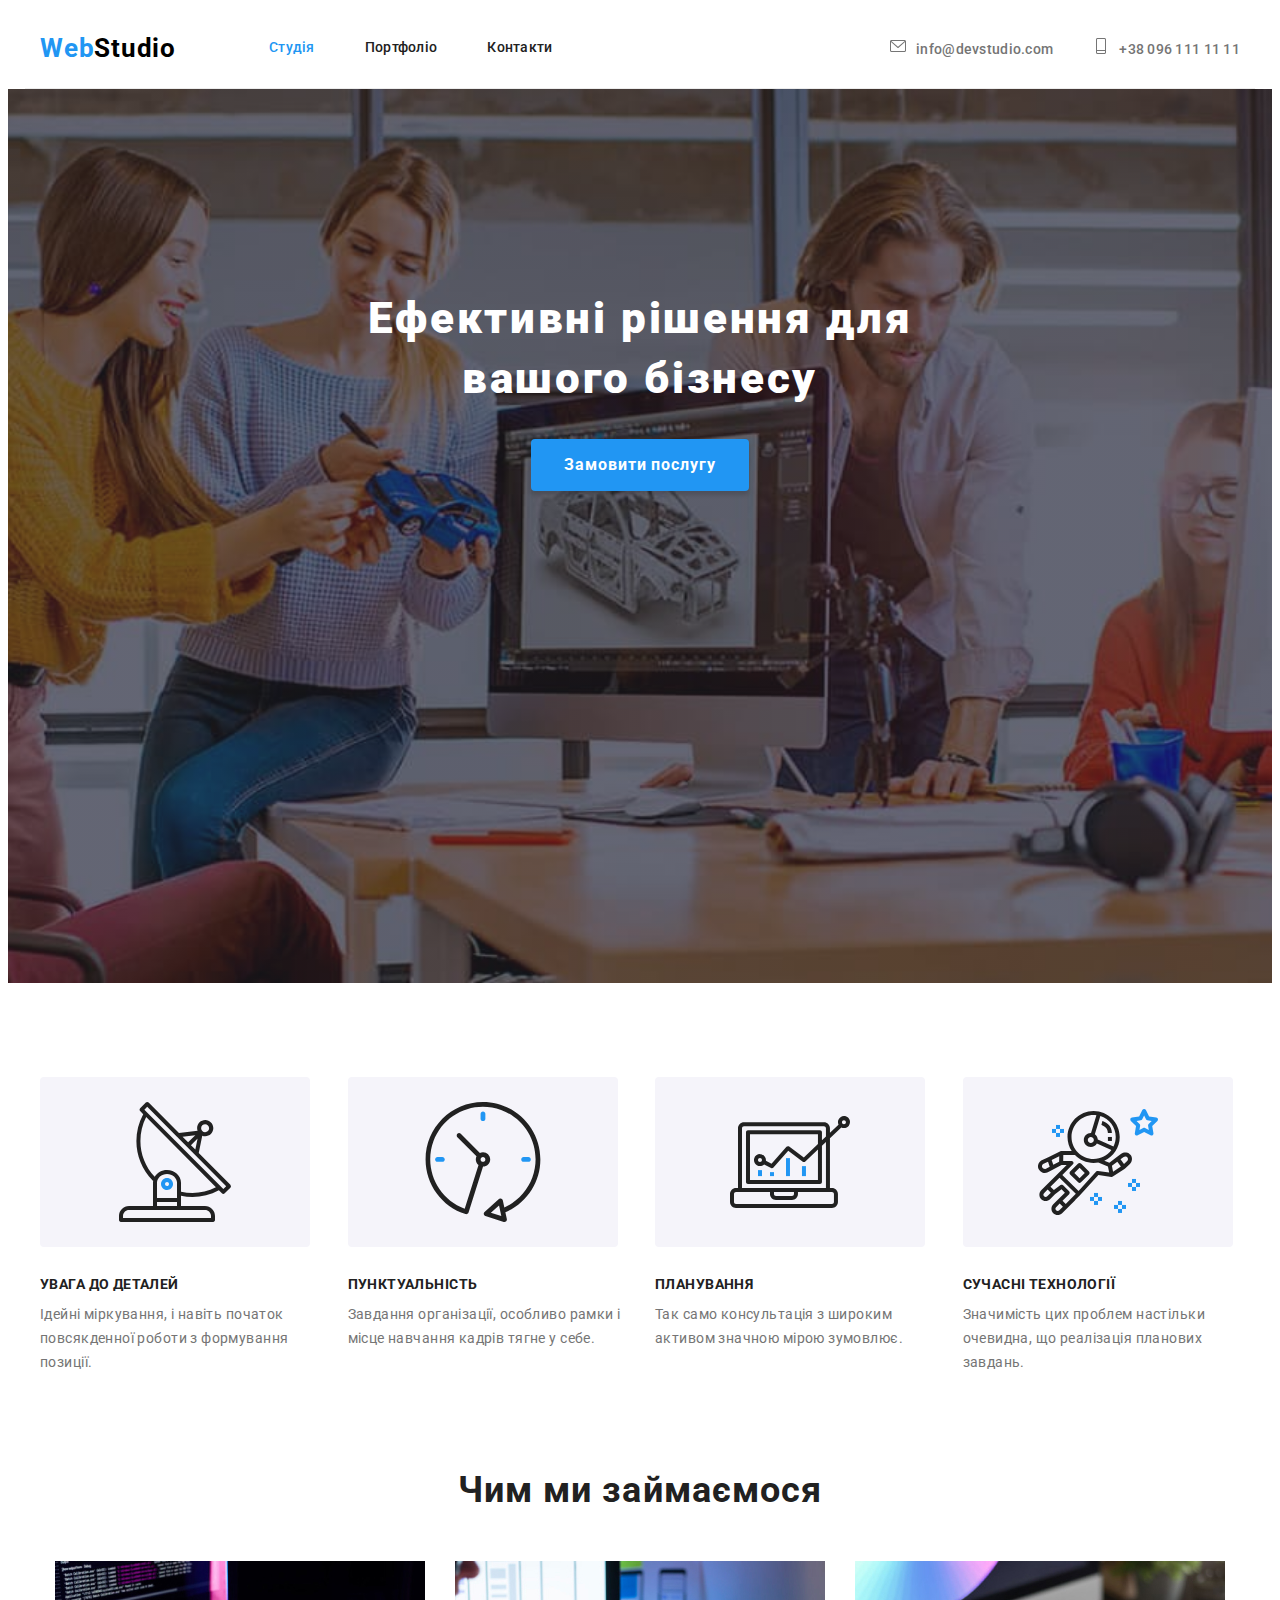
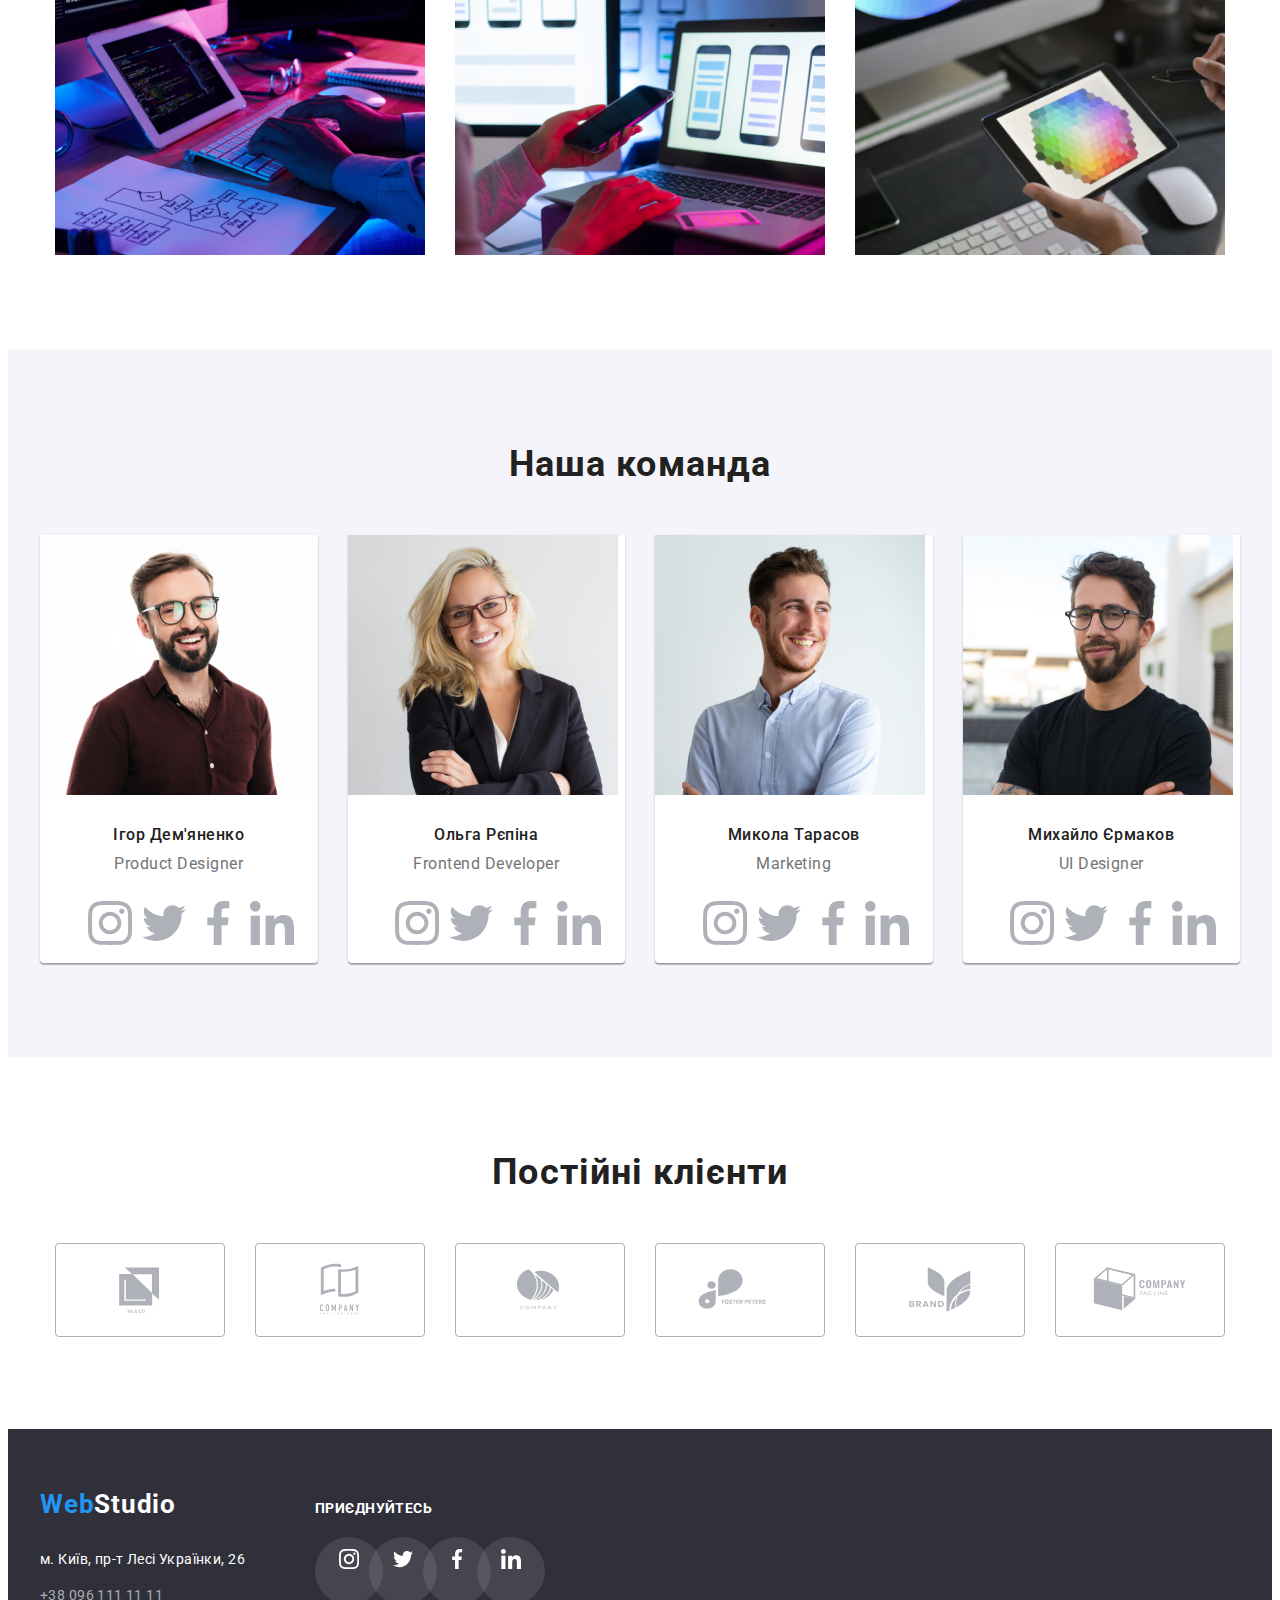
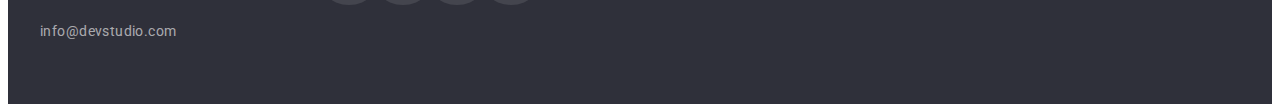
<file: index.html>
<!DOCTYPE html>
<html lang="uk">
  <head>
    <meta charset="UTF-8" />
    <meta http-equiv="X-UA-Compatible" content="IE=edge"/>
    <meta name="viewport" content="width=device-width, initial-scale=1.0"/>
    <title>Студія</title>
    <link rel="preconnect" href="https://fonts.googleapis.com"/>
    <link rel="preconnect" href="https://fonts.gstatic.com" crossorigin/>
    <link href="https://fonts.googleapis.com/css2?family=Raleway:wght@700&family=Roboto:wght@400;500;700;900&display=swap" rel="stylesheet"/>
    <link rel="stylesheet" href="https://cdnjs.cloudflare.com/ajax/libs/modern-normalize/1.1.0/modern-normalize.min.css"
      integrity="sha512-wpPYUAdjBVSE4KJnH1VR1HeZfpl1ub8YT/NKx4PuQ5NmX2tKuGu6U/JRp5y+Y8XG2tV+wKQpNHVUX03MfMFn9Q=="
      crossorigin="anonymous"
      referrerpolicy="no-referrer"/>
    <link rel="stylesheet" href="./css/styles.css"/>
  </head>
  <body>
    <!--Верхня лінія-->
    <header class="header">
      <div class="container header-container">
        <nav class="site-nav">
          <a href="" lang="en"
            class="header-logo"
            >Web<span class="studio-header">Studio</span>
          </a>

          <ul class="lists list-nav">
            <li class="item">
              <a href="./index.html"
                class="header-link current">Студія
              </a>              
            </li>

            <li class="item">
              <a href="./portfolio.html"
                class="header-link"
                >Портфоліо
              </a>
            </li>

            <li class="item">
              <a href="./contacts.html"
                class="header-link">Контакти
              </a>
            </li>
          </ul>
        </nav>

        <div class="header-contact-container">
          <ul class="lists nav-contact">
            <li class="item">
              <a href="mailto:info@devstudio.com"
                class="header-contact"
                >
                <svg width="16" height="16" class="header-icon">
                  <use href="./images/icons.svg#icon-envelope"></use>
                </svg>info@devstudio.com
              </a>
            </li>

            <li class="item">
              <a href="tel:+380961111111"
                class="header-contact"
                ><svg width="16" height="16" class="header-icon">
                  <use href="./images/icons.svg#icon-phone"></use>
                </svg>+38 096 111 11 11
              </a>
            </li>

          </ul>
        </div>
      </div>
    </header>
    <main>
      <!--Шапка-->
      <section class="hero global">
        <div class="container">
          <h1 class="hero-title">
            Ефективні рішення для вашого
            бізнесу
          </h1>
          <button type="button"
            class="hero-btn">
            Замовити послугу
          </button>
        </div>
      </section>

      <!--Особливості-->
      <section class="quality global">
        <div class="container">
          <h2 class="hidden-title">
            Особливості
          </h2>
          <ul class="lists quality-list">
            <li class="quality-discription">
              <div class="quality-bkg">
                <svg width="70" height="70" class="quality-img">
                  <use href="./images/icons.svg#icon-antenna"></use>
                </svg>
              </div>
              <h3 class="quality-title">
                УВАГА ДО ДЕТАЛЕЙ
              </h3>
              <p class="quality-text">
                Ідейні міркування, і
                навіть початок
                повсякденної роботи з
                формування позиції.
              </p>
            </li>
            <li class="quality-discription">
              <div class="quality-bkg">
                <svg width="70" height="70" class="quality-img">
                  <use href="./images/icons.svg#icon-clock"></use>
                </svg>
              </div>
              <h3 class="quality-title">
                ПУНКТУАЛЬНІСТЬ
              </h3>
              <p class="quality-text">
                Завдання організації,
                особливо рамки і місце
                навчання кадрів тягне у
                себе.
              </p>
            </li>
            <li class="quality-discription">
              <div class="quality-bkg">
                <svg width="70" height="70" class="quality-img">
                  <use href="./images/icons.svg#icon-diagram"></use>
                </svg>
              </div>
              <h3 class="quality-title">
                ПЛАНУВАННЯ
              </h3>
              <p class="quality-text">
                Так само консультація з
                широким активом значною
                мірою зумовлює.
              </p>
            </li>
            <li class="quality-discription">
              <div class="quality-bkg">
                <svg width="70" height="70" class="quality-img">
                  <use href="./images/icons.svg#icon-astronaut"></use>
                </svg>
              </div>
              <h3 class="quality-title">
                СУЧАСНІ ТЕХНОЛОГІЇ
              </h3>
              <p class="quality-text">
                Значимість цих проблем
                настільки очевидна, що
                реалізація планових
                завдань.
              </p>
            </li>
          </ul>
        </div>
      </section>
      <!--Чим ми займаємося-->
      <section class="activity global">
        <div class="container">
          <h2 class="activity-title">
            Чим ми займаємося
          </h2>
          <ul class="lists activity-list">
            <li class="activity-item">
              <img src="./images/box-1.jpg"
                alt="Макбук та пленшет"
                width="370"/>
            </li>
            <li class="activity-item">
              <img src="./images/box-2.jpg"
                alt="Ноутбук та телефон"
                width="370"/>
            </li>
            <li class="activity-item">
              <img src="./images/box-3.jpg"
                alt="Планшет"
                width="370"/>
            </li>
          </ul>
        </div>
      </section>
      <!--Наша команда-->
      <section class="team global">
        <div class="container">
          <h2 class="team-title">
            Наша команда
          </h2>
          <ul class="lists team-item">
            <li class="team-list">
              <div class="cards-team">
                <img src="./images/team1.jpg"
                  alt="Product Designer"
                  width="270"/>
                <h3 class="team-member">
                  Ігор Дем'яненко
                </h3>
                <p lang="en"
                  class="team-post"                >
                  Product Designer
                </p>
                <ul class="team-soc-list lists">
                  <li class="team-item-soc">
                    <a href="#" class="cards-soc-link link-non">
                      <svg width="44" height="44" class="team-soc-icon">
                        <use href="./images/icons.svg#icon-instagram-t"></use>
                      </svg>
                    </a>
                  </li>
                  <li class="team-item-soc">
                    <a href="#" class="cards-soc-link link-non">
                      <svg width="44" height="44" class="team-soc-icon">
                        <use href="./images/icons.svg#icon-twitter-t"></use>
                      </svg>
                    </a>
                  </li>
                  <li class="team-item-soc">
                    <a href="#" class="cards-soc-link link-non">
                      <svg width="44" height="44" class="team-soc-icon">
                        <use href="./images/icons.svg#icon-facebook-t"></use>
                      </svg>
                    </a>
                  </li>
                  <li class="team-item-soc">
                    <a href="#" class="cards-soc-link link-non">
                      <svg width="44" height="44" class="team-soc-icon">
                        <use href="./images/icons.svg#icon-linkedin-t"></use>
                      </svg>
                    </a>
                  </li>
                </ul>
              </div>
            </li>
            <li class="team-list">
              <div class="cards-team">
                <img src="./images/team2.jpg"
                  alt="Frontend Developer"
                  width="270"
                />
                <h3 class="team-member">
                  Ольга Рєпіна
                </h3>
                <p lang="en"
                  class="team-post">
                  Frontend Developer
                </p>
                <ul class="team-soc-list lists">
                  <li class="team-item-soc">
                    <a href="#" class="cards-soc-link link-non">
                      <svg width="44" height="44" class="team-soc-icon">
                        <use href="./images/icons.svg#icon-instagram-t"></use>
                      </svg>
                    </a>
                  </li>
                  <li class="team-item-soc">
                    <a href="#" class="cards-soc-link link-non">
                      <svg width="44" height="44" class="team-soc-icon">
                        <use href="./images/icons.svg#icon-twitter-t"></use>
                      </svg>
                    </a>
                  </li>
                  <li class="team-item-soc">
                    <a href="#" class="cards-soc-link link-non">
                      <svg width="44" height="44" class="team-soc-icon">
                        <use href="./images/icons.svg#icon-facebook-t"></use>
                      </svg>
                    </a>
                  </li>
                  <li class="team-item-soc">
                    <a href="#" class="cards-soc-link link-non">
                      <svg width="44" height="44" class="team-soc-icon">
                        <use href="./images/icons.svg#icon-linkedin-t"></use>
                      </svg>
                    </a>
                  </li>
                </ul>
              </div>
            </li>
            <li class="team-list">
              <div class="cards-team">
                <img src="./images/team3.jpg"
                  alt="Marketing"
                  width="270"/>
                <h3 class="team-member">
                  Микола Тарасов
                </h3>
                <p lang="en"
                  class="team-post">
                  Marketing
                </p>
                <ul class="team-soc-list lists">
                  <li class="team-item-soc">
                    <a href="#" class="cards-soc-link link-non">
                      <svg width="44" height="44" class="team-soc-icon">
                        <use href="./images/icons.svg#icon-instagram-t"></use>
                      </svg>
                    </a>
                  </li>
                  <li class="team-item-soc">
                    <a href="#" class="cards-soc-link link-non">
                      <svg width="44" height="44" class="team-soc-icon">
                        <use href="./images/icons.svg#icon-twitter-t"></use>
                      </svg>
                    </a>
                  </li>
                  <li class="team-item-soc">
                    <a href="#" class="cards-soc-link link-non">
                      <svg width="44" height="44" class="team-soc-icon">
                        <use href="./images/icons.svg#icon-facebook-t"></use>
                      </svg>
                    </a>
                  </li>
                  <li class="team-item-soc">
                    <a href="#" class="cards-soc-link link-non">
                      <svg width="44" height="44" class="team-soc-icon">
                        <use href="./images/icons.svg#icon-linkedin-t"></use>
                      </svg>
                    </a>
                  </li>
                </ul>
              </div>
            </li>
            <li class="team-list">
              <div class="cards-team">
                <img src="./images/team4.jpg"
                  alt="UI Designer"
                  width="270"/>
                <h3 class="team-member">
                  Михайло Єрмаков
                </h3>
                <p lang="en"
                  class="team-post">
                  UI Designer
                </p>
                <ul class="team-soc-list lists">
                  <li class="team-item-soc">
                    <a href="#" class="cards-soc-link link-non">
                      <svg width="44" height="44" class="team-soc-icon">
                        <use href="./images/icons.svg#icon-instagram-t"></use>
                      </svg>
                    </a>
                  </li>
                  <li class="team-item-soc">
                    <a href="#" class="cards-soc-link link-non">
                      <svg width="44" height="44" class="team-soc-icon">
                        <use href="./images/icons.svg#icon-twitter-t"></use>
                      </svg>
                    </a>
                  </li>
                  <li class="team-item-soc">
                    <a href="#" class="cards-soc-link link-non">
                      <svg width="44" height="44" class="team-soc-icon">
                        <use href="./images/icons.svg#icon-facebook-t"></use>
                      </svg>
                    </a>
                  </li>
                  <li class="team-item-soc">
                    <a href="#" class="cards-soc-link link-non">
                      <svg width="44" height="44" class="team-soc-icon">
                        <use href="./images/icons.svg#icon-linkedin-t"></use>
                      </svg>
                    </a>
                  </li>
                </ul>
              </div>
            </li>
          </ul>
        </div>
      </section>

      <!--Постійні клієнти-->
      <section class="clients global">
        <div class="container">
          <h1 class="client-titel">Постійні клієнти</h1>
          <ul class="client-list lists">
            <li class="client-item">
              <a href="#" class="client-link link-non">
                <svg width="106" height="60" class="client-img">
                <use href="./images/icons.svg#icon-Client-1"></use>
              </svg>
              </a>
            </li>
            <li class="client-item">
              <a href="#" class="client-link link-non">
                <svg width="106" height="60" class="client-img">
                <use href="./images/icons.svg#icon-Client-2"></use>
              </svg>
              </a>
            </li>
            <li class="client-item">
              <a href="#" class="client-link link-non">
                <svg width="106" height="60" class="client-img">
                <use href="./images/icons.svg#icon-Client-3"></use>
              </svg>
              </a>
            </li>
            <li class="client-item">
              <a href="#" class="client-link link-non">
                <svg width="106" height="60" class="client-img">
                <use href="./images/icons.svg#icon-Client-4"></use>
              </svg>
              </a>
            </li>
            <li class="client-item">
              <a href="#" class="client-link link-non">
                <svg width="106" height="60" class="client-img">
                <use href="./images/icons.svg#icon-Client-5"></use>
              </svg>
              </a>
            </li>
            <li class="client-item">
              <a href="#" class="client-link link-non">
                <svg width="106" height="60" class="client-img">
                <use href="./images/icons.svg#icon-Client-6"></use>
              </svg>
              </a>
            </li>
          </ul>
        </div>
      </section>
    </main>
    <!--Підвал-->
    <footer class="footer">
      <div class="container footer-container">
        <div class="adress-container">
          <a href=""
            lang="en"
            class="footer-logo"
            >Web<span class="footer-studio"
            >Studio</span></a>
          <address>
            <ul class="lists footer-list">
              <li class="address footer-item">
                м. Київ, пр-т Лесі
                Українки, 26
              </li>
              <li class="phone">
                <a href="tel:+380961111111"
                  class="footer-contact"
                  >+38 096 111 11 11
                </a>
              </li>
              <li>
                <a href="mailto:info@devstudio.com"
                  class="footer-contact">info@devstudio.com
                </a>
              </li>
            </ul>
          </address>
        </div>

            <div class="invitation">
              <p class="invite-text">приєднуйтесь</p>
              <ul class="invite-list lists">
                <li class="invite-item">
                  <a href="" class="invite-link link-non">
                    <svg width="20" height="20" class="invite-icon">
                      <use href="./images/icons.svg#icon-instagram-w"></use>
                    </svg>
                  </a>
                </li>
                <li class="invite-item">
                  <a href="" class="invite-link link-non">
                    <svg width="20" height="20" class="invite-icon">
                      <use href="./images/icons.svg#icon-twitter-w"></use>
                    </svg>
                  </a>
                </li>
                <li class="invite-item">
                  <a href="" class="invite-link link-non">
                    <svg width="20" height="20" class="invite-icon">
                      <use href="./images/icons.svg#icon-facebook-w"></use>
                    </svg>
                  </a>
                </li>
                <li class="invite-item">
                  <a href="" class="invite-link link-non">
                    <svg width="20" height="20" class="invite-icon">
                      <use href="./images/icons.svg#icon-linkedin-w"></use>
                    </svg>
                  </a>
                </li>
              </ul>
            </div>          
      </div>
    </footer>
  </body>
</html>
</file>
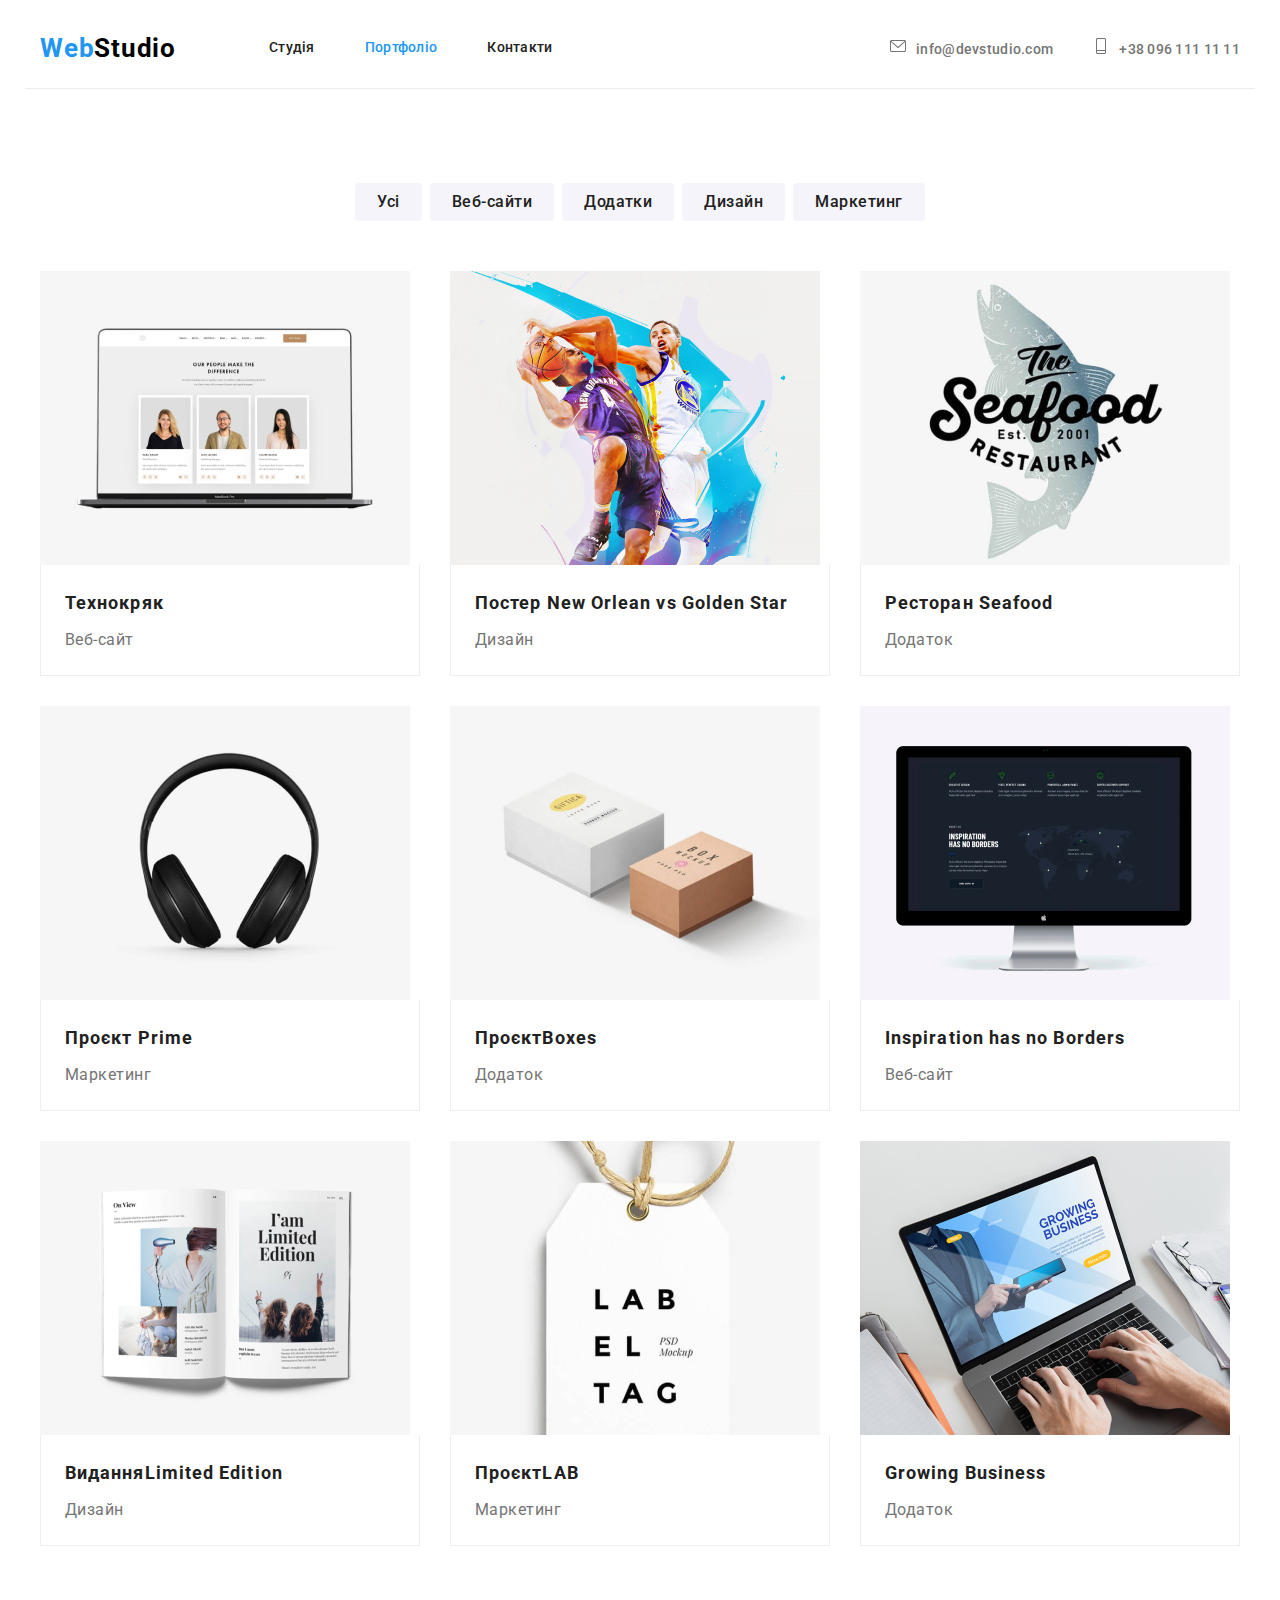
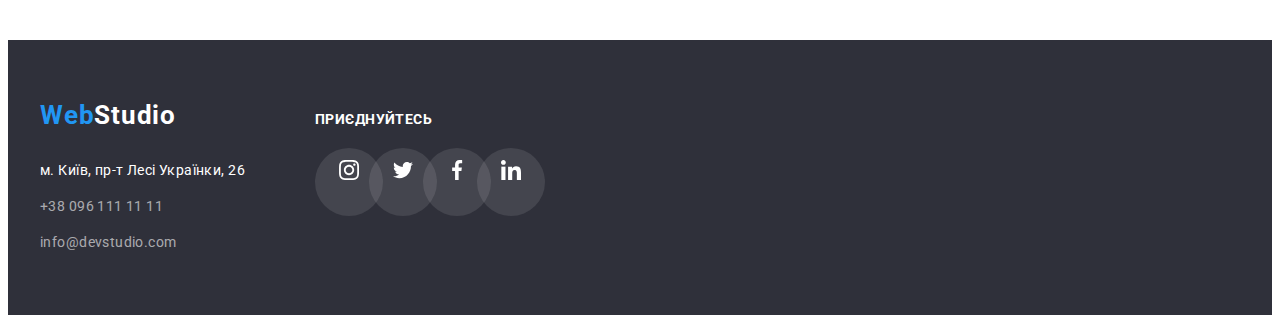
<file: portfolio.html>
<!DOCTYPE html>
<html lang="uk">
  <head>
    <meta charset="UTF-8" />
    <meta
      http-equiv="X-UA-Compatible"
      content="IE=edge"
    />
    <meta
      name="viewport"
      content="width=device-width, initial-scale=1.0"
    />
    <link
      rel="preconnect"
      href="https://fonts.googleapis.com"
    />
    <link
      rel="preconnect"
      href="https://fonts.gstatic.com"
      crossorigin
    />
    <link
      href="https://fonts.googleapis.com/css2?family=Raleway:wght@700&family=Roboto:wght@400;500;700;900&display=swap"
      rel="stylesheet"
    />
    <link
      rel="stylesheet"
      href="https://cdnjs.cloudflare.com/ajax/libs/modern-normalize/1.1.0/modern-normalize.min.css"
      integrity="sha512-wpPYUAdjBVSE4KJnH1VR1HeZfpl1ub8YT/NKx4PuQ5NmX2tKuGu6U/JRp5y+Y8XG2tV+wKQpNHVUX03MfMFn9Q=="
      crossorigin="anonymous"
      referrerpolicy="no-referrer"
    />
    <link
      rel="stylesheet"
      href="./css/styles.css"
    />
    <title>Портфолио</title>
  </head>
  <body>
    <!--Верхня лінія-->
     <header class="header">
      <div class="container header-container">
        <nav class="site-nav">
          <a href="" lang="en"
            class="header-logo"
            >Web<span class="studio-header">Studio</span>
          </a>

          <ul class="lists list-nav">
            <li class="item">
              <a href="./index.html"
                class="header-link">
                Студія
              </a>              
            </li>

            <li class="item">
              <a href="./portfolio.html"
                class="header-link current"
                >Портфоліо
              </a>
            </li>

            <li class="item">
              <a href="./contacts.html"
                class="header-link">Контакти
              </a>
            </li>
          </ul>
        </nav>

        <div class="header-contact-container">
          <ul class="lists nav-contact">
            <li class="item">
              <a href="mailto:info@devstudio.com"
                class="header-contact"
                >
                <svg width="16" height="16" class="header-icon">
                  <use href="./images/icons.svg#icon-envelope"></use>
                </svg>info@devstudio.com
              </a>
            </li>

            <li class="item">
              <a href="tel:+380961111111"
                class="header-contact"
                ><svg width="16" height="16" class="header-icon">
                  <use href="./images/icons.svg#icon-phone"></use>
                </svg>+38 096 111 11 11
              </a>
            </li>

          </ul>
        </div>
      </div>
    </header>
    <main>
      <!--Портфоліо-->
      <section class="portfolio global">
        <div class="container">
          <h1 class="hidden-title">
            Портфоліо
          </h1>
          <!-- Filtr -->
          <ul class="filtr-list lists">

            <li class="filtr-item">
              <button type="button"
                class="btn-filter">
                Усі
              </button>
            </li>

            <li class="filtr-item">
              <button type="button"
                class="btn-filter">
                Веб-сайти
              </button>
            </li>

            <li class="filtr-item">
              <button
                type="button"
                class="btn-filter">
                Додатки
              </button>
            </li>

            <li class="filtr-item">
              <button type="button"
                class="btn-filter">
                Дизайн
              </button>
            </li>

            <li class="filtr-item">
              <button type="button"
                class="btn-filter">
                Маркетинг
              </button>
            </li>

          </ul>

          <!-- Portfolio list -->
          
          <ul class="lists portfolio-list">

            <li class="portfolio-item">              
              <a href="" class="portfolio-link link-non">
                <img src="./images/project1.jpg"
                  alt="Экран ноутбука"
                  width="370"
                  class="portfolio-img"/>

                <div class="cards-projects">
                  <h2 class="project-title">
                    Технокряк
                  </h2>
                  <p class="project-discription">
                    Веб-сайт
                  </p>
                </div>
              </a>              
            </li>

            <li class="portfolio-item">
              <a href="" class="portfolio-link link-non">
                <img src="./images/project2.jpg"
                  alt="Два баскетболиста"
                  width="370"
                  class="portfolio-img"/>
                <div class="cards-projects">
                  <h2 class="project-title">
                    Постер
                    <span lang="en"
                      >New Orlean vs
                      Golden Star</span>
                  </h2>
                  <p class="project-discription">
                    Дизайн
                  </p>
                </div>
              </a>
            </li>

            <li class="portfolio-item">
              <a href="" class="portfolio-link link-non">
                <img src="./images/project3.jpg"
                  alt="Логотип ресторана"
                  width="370"
                  class="portfolio-img"/>
                <div class="cards-projects">
                  <h2 class="project-title">
                    Ресторан
                    <span lang="en"
                      >Seafood</span>
                  </h2>
                  <p class="project-discription">
                    Додаток
                  </p>
                </div>
              </a>
            </li>

            <li class="portfolio-item">
              <a href="" class="portfolio-link link-non">
                <img
                  src="./images/project4.jpg"
                  alt="Наушники"
                  width="370"
                  class="portfolio-img"/>
                <div class="cards-projects">
                  <h2 class="project-title">
                    Проєкт
                    <span lang="en">Prime</span>
                  </h2>
                  <p class="project-discription">
                    Маркетинг
                  </p>
                </div>
              </a>
            </li>

            <li class="portfolio-item">
              <a href="" class="portfolio-link link-non">
                <img src="./images/project5.jpg"
                  alt="Две коробки"
                  width="370"
                  class="portfolio-img"/>
                <div class="cards-projects">
                  <h2 class="project-title">
                    Проєкт<span lang="en">Boxes</span>
                  </h2>
                  <p class="project-discription">
                    Додаток
                  </p>
                </div>
              </a>
            </li>

            <li class="portfolio-item">
              <a href="" class="portfolio-link link-non">
                <img src="./images/project6.jpg"
                  alt="Монитор"
                  width="370"
                  class="portfolio-img"/>
                <div class="cards-projects">
                  <h2 lang="en"
                    class="project-title">
                    Inspiration has no Borders
                  </h2>
                  <p class="project-discription">
                    Веб-сайт
                  </p>
                </div>
              </a>
            </li>

            <li class="portfolio-item">
              <a href="" class="portfolio-link link-non">
                <img src="./images/project7.jpg"
                  alt="Открытая книга"
                  width="370"
                  class="portfolio-img"/>
                <div class="cards-projects">
                  <h2 class="project-title">
                    Видання<span lang="en">Limited Edition</span>
                  </h2>
                  <p class="project-discription">
                    Дизайн
                  </p>
                </div>
              </a>
            </li>

            <li class="portfolio-item">
              <a href="" class="portfolio-link link-non">
                <img src="./images/project8.jpg"
                  alt="Этикетка"
                  width="370"
                  class="portfolio-img"/>
                <div class="cards-projects">
                  <h2 class="project-title">
                    Проєкт<span lang="en">LAB</span>
                  </h2>
                  <p class="project-discription">
                    Маркетинг
                  </p>
                </div>
              </a>
            </li>

            <li class="portfolio-item">
              <a href="" class="portfolio-link link-non">
                <img src="./images/project9.jpg"
                  alt="Ноутбук"
                  width="370"
                  class="portfolio-img"/>
                <div class="cards-projects">
                  <h2 lang="en" class="project-title">
                    Growing Business
                  </h2>
                  <p class="project-discription">
                    Додаток
                  </p>
                </div>
              </a>
            </li>
          </ul>
        </div>
      </section>
    </main>

    <!--Підвал-->

    <footer class="footer">
      <div class="container footer-container">
        <div class="adress-container">
          <a href=""
            lang="en"
            class="footer-logo"
            >Web<span class="footer-studio"
            >Studio</span>
          </a>

          <address>
            <ul class="lists footer-list">
              <li class="address footer-item">
                м. Київ, пр-т Лесі
                Українки, 26
              </li>

              <li class="phone">
                <a href="tel:+380961111111"
                  class="footer-contact"
                  >+38 096 111 11 11
                </a>
              </li>

              <li>
                <a href="mailto:info@devstudio.com"
                  class="footer-contact">info@devstudio.com
                </a>
              </li>
            </ul>
          </address>
        </div>

            <div class="invitation">
              <p class="invite-text">приєднуйтесь</p>
              <ul class="invite-list lists">
                <li class="invite-item">
                  <a href="" class="invite-link link-non">
                    <svg width="20" height="20" class="invite-icon">
                      <use href="./images/icons.svg#icon-instagram-w"></use>
                    </svg>
                  </a>
                </li>

                <li class="invite-item">
                  <a href="" class="invite-link link-non">
                    <svg width="20" height="20" class="invite-icon">
                      <use href="./images/icons.svg#icon-twitter-w"></use>
                    </svg>
                  </a>
                </li>

                <li class="invite-item">
                  <a href="" class="invite-link link-non">
                    <svg width="20" height="20" class="invite-icon">
                      <use href="./images/icons.svg#icon-facebook-w"></use>
                    </svg>
                  </a>
                </li>

                <li class="invite-item">
                  <a href="" class="invite-link link-non">
                    <svg width="20" height="20" class="invite-icon">
                      <use href="./images/icons.svg#icon-linkedin-w"></use>
                    </svg>
                  </a>
                </li>
              </ul>
            </div>          
      </div>
    </footer>
  </body>
</html>
</file>
<file: css/styles.css>
body {
  font-family: 'Roboto', 'Raleway', sans-serif;
  color: var(--primery-text-color);
}

:root {
  --primery-text-color: #212121;
  --activity-link-color: #2196F3;
  --logo-studio-secondo-color: #000000;
  --btn-activity-color: #FFFFFF;
  --discription-color: #757575;
  --hero-background: #2F303A;
  --background-general: #FFFFFF;
  --background-team: #F5F4FA;
  --color-icons: #AFB1B8;
}

ul {
  margin: 0;
  padding: 0;
}

.container {
  width: 1200px;
  padding: 0px 15px;
  margin: 0 auto;
}

h1, h2, h3, h4, h5, h6, p, ul {
  margin: 0;
}

img { 
  display: block;
}

.global {
  padding-top: 94px;
  padding-bottom: 94px;
}

.link-non {
  text-decoration: none;
}

/* ----------- HEADER --------------- */
.header {
  background-color: var(--btn-activity-color);
}

.header-container {
  display: flex;
  border-bottom: 1px solid #ECECEC;
}
.site-nav {
  display: flex;
  align-items: center;  
}

.site-nav .item:not(:last-child) {
  margin-right: 50px;  
}

.list-nav {
  display: flex;
  margin-left: 93px;
}

.nav-contact {
  display: flex;
  align-items: center;
}

.header-contact-container {
  display: flex;
  margin-left: auto;
}

.header-icon {
  fill: currentColor;
  margin-right: 10px;
}

.header-icon:hover,
.header-icon:focus {
  fill: var(--activity-link-color);
}

.nav-contact .item:not(:last-child) {
  margin-right: 40px;

}
.header-logo {
  font-weight: 700;
  font-size: 26px;
  line-height: 1.19;
  letter-spacing: 0.03em;
  color: var(--activity-link-color);
  text-decoration: none;
}

.studio-header {
  font-weight: 700;
  font-size: 26px;
  line-height: 1.19;
  letter-spacing: 0.03em;
  color: var(--logo-studio-secondo-color);
}

.header-link {
  padding: 32px 0px;
  display: block;
  
  font-weight: 500;
  font-size: 14px;
  line-height: 1.14;
  letter-spacing: 0.02em;
  color: var(--primery-text-color);
  text-decoration: none;
}

.header-link:hover,
.header-link:focus {
  font-weight: 500;
  font-size: 14px;
  line-height: 1.14;
  letter-spacing: 0.02em;
  color: var(--activity-link-color);
}

.lists {
  list-style: none;
}

.header-contact {
  font-weight: 500;
  font-size: 14px;
  line-height: 1.14;
  letter-spacing: 0.02em;
  color: var(--discription-color);
  text-decoration: none;
  padding: 32px 0;
}

.header-contact:hover,
.header-contact:focus {
  font-weight: 500;
  font-size: 14px;
  line-height: 1.14;
  letter-spacing: 0.02em;
  color: var(--activity-link-color);
}

.current {
  color: var(--activity-link-color);
}
/* ----------- Шапка --------------- */
.hero {
  background: var(--hero-background);
  text-align: center;
  padding-bottom: 200px;
  background-image: linear-gradient(
    to right,
    rgba(47, 48, 58, 0.4),
    rgba(47, 48, 58, 0.4)
  ), url(../images/bg-hero.jpg);
  max-width: 1600px;
  height: 600px;
  margin: 0 auto;
  background-size: cover;
  background-repeat: no-repeat;
  background-position: center;
}

.hero-title {
  font-weight: 900;
  font-size: 44px;
  line-height: 1.36;
  letter-spacing: 0.06em;
  color: var(--btn-activity-color);
  width: 696px;
  margin-bottom: 30px;
  margin-left: auto;
  margin-right: auto;  
  padding-top: 106px;
  
}

.hero-btn {
  font-family: inherit;
  font-weight: 700;
  font-size: 16px;
  line-height: 1.88;
  letter-spacing: 0.06em;
  color: var(--btn-activity-color);
  background: var(--activity-link-color);
  box-shadow: 0px 4px 4px rgba(0, 0, 0, 0.15);
  border-radius: 4px;
  cursor: pointer;
  border: 1px solid transparent;
  padding: 10px 32px;
  min-width: 216px;
  
}

/* ----------- Особливості --------------- */

.hidden-title {
    position: absolute;
    width: 1px;
    height: 1px;
    margin: -1px;
    border: 0;
    padding: 0;
    white-space: nowrap;
    clip-path: inset(100%);
    clip: rect(0 0 0 0);
    overflow: hidden;
}

.quality-list {
  display: flex;
  justify-content: center;
}

.quality-bkg {
  width: 270px;
  height: 120px;
  background: #F5F4FA;
  display: block;
  border-radius: 4px;
  margin-bottom: 30px;
  padding-top: 25px;
  padding-bottom: 25px;
}

.quality-img {
  width: 100%;
  height: 100%;
  display: flex;
  justify-content: center;
  align-items: center;  
}

.quality-discription {
  max-width: calc((100% - 90px) / 4);
}

.quality-discription:not(:last-child) {
  margin-right: 30px;
}

.quality-title {
  font-weight: 700;
  font-size: 14px;
  line-height: 1.14;
  letter-spacing: 0.03em;
  margin-bottom: 10px;
}

.quality-text {
  font-size: 14px;
  line-height: 1.71;
  letter-spacing: 0.03em;
  color: var(--discription-color);
  }

/* ----------- Чим ми займаємося --------------- */
.activity {
  background-color: var(--background-general);
}

.activity.global {
  background-color: var(--background-general);
  padding-top: 0px;
}

.activity-title {
  font-size: 36px;
  line-height: 1.17;
  letter-spacing: 0.03em;
  text-align: center;
  margin-bottom: 50px;
}

.activity-list {
  display: flex;
  justify-content: center;
}

.activity-item {
  max-width: calc((100% - 60px) / 3);
}

.activity-item:not(:last-child) {
  margin-right: 30px;
}

/* ----------- Наша команда --------------- */
.team {
  background: var(--background-team)
}

.team-title {
    font-size: 36px;
    line-height: 1.17;
    letter-spacing: 0.03em;
    text-align: center;
    margin-bottom: 50px;
}

.team-item {
  display: flex;
}

.team-list {
  width: calc((100% - 90px) / 4);
}

.team-list:not(:last-child) {
  margin-right: 30px;
}

.team-member {
  font-weight: 500;
  font-size: 16px;
  line-height: 1.19;
  letter-spacing: 0.03em;
  text-align: center;
  padding-top: 30px;
  margin-bottom: 10px;
}

.team-post {
  font-size: 16px;
  line-height: 1.19;
  letter-spacing: 0.03em;
  color: var(--discription-color);
  text-align: center;
  margin-bottom: 16px;
}

.cards-team {
  background-color: var(--btn-activity-color);
  box-shadow: 0px 1px 3px rgba(0, 0, 0, 0.12), 0px 1px 1px rgba(0, 0, 0, 0.14), 0px 2px 1px rgba(0, 0, 0, 0.2);
  border-radius: 0px 0px 4px 4px;
}

.team-soc-list {
  display: flex;
  justify-content: center;
  align-items: center;
  padding-bottom: 30px;
}

.team-item-soc {
  width: 44px;
  height: 44px;
}

.cards-soc-link {
  width: 100%;
  height: 100%;
  display: flex;
  border-radius: 50%;
  justify-content: center;
  align-items: center;
  padding: 12px;
  color: var(--color-icons);
}

.cards-soc-link:hover,
.cards-soc-link:focus {
  background: var(--activity-link-color);
  color: var(--btn-activity-color);
}

.team-item-soc:not(:last-child) {
  margin-right: 10px;
}

.team-soc-icon {
  fill: currentColor;
}

.team-soc-icon:hover,
.team-soc-icon:focus {
  fill: currentColor;
}


/* ---------Постійні клієнти--------- */
.clients {
  background: var(--background-general)
}

.client-titel {
  font-size: 36px;
  line-height: 1.17;
  text-align: center;
  letter-spacing: 0.03em;
  margin-bottom: 50px;
}

.client-list {
  display: flex;
  justify-content: center;
  align-items: center;
}

.client-item {
  display: flex;
  width: 170px;
  height: 92px;
}

.client-item:not(:last-child) {
  margin-right: 30px;
}

.client-link {
  width: 100%;
  height: 100%;
  display: flex;
  border: 1px solid var(--color-icons);
  border-radius: 4px;
  justify-content: center;
  align-items: center;
  background-size: cover;
  color: var(--color-icons);
}

.client-link:hover,
.client-link:focus {
  border: 1px solid var(--activity-link-color);
}

.client-img:hover,
.client-img:focus {
  fill: var(--activity-link-color);
}

.client-img {
  width: 100%;
  height: 100%;
  display: flex;
  justify-content: center;
  align-items: center;
  padding: 16px 32px;
  fill: currentColor;
  
}

/* ----------- FOOTER --------------- */
.footer {
  background: #2F303A;
  padding-top: 60px;
  padding-bottom: 60px;  
}

.footer-container {
  display: flex;
}

.adress-container {
  display: inline-block;
  flex-direction: column;
  margin-right: 70px;
}

.footer-logo {
  font-weight: 700;
  font-size: 26px;
  line-height: 1.19;
  letter-spacing: 0.03em;
  color: var(--activity-link-color);
  text-decoration: none;
}

.footer-studio {
  font-weight: 700;
  font-size: 26px;
  line-height: 1.19;
  letter-spacing: 0.03em;
  color: var(--btn-activity-color);
}

.footer-list {
  margin-top: 28px;
  display: inline-block;
}

.address {
  font-style: normal;
  font-size: 14px;
  line-height: 1.71;
  letter-spacing: 0.03em;
  color: var(--btn-activity-color);
  text-decoration: none; 
  margin-bottom: 12px;
  display: block;
}

.phone {
  margin-bottom: 12px;
}

.footer-contact {
  font-style:normal;
  font-weight: 400;
  font-size: 14px;
  line-height: 1.71;
  letter-spacing: 0.03em;
  color: rgba(255, 255, 255, 0.6);
  text-decoration: none;
}

.footer-contact:hover,
.footer-contact:focus {
  font-style: normal;
  font-weight: 500;
  font-size: 14px;
  line-height: 1.71;
  letter-spacing: 0.02em;
  color: var(--activity-link-color);
}

.invitation {
  display: inline-block;
}

.invite-text {
  font-weight: 700;
  font-size: 14px;
  line-height: 1.14;
  letter-spacing: 0.03em;
  text-transform: uppercase;
  color: var(--background-general);
  margin-bottom: 20px;
  padding-top: 12px;
}

.invite-list {
  display: flex;
  justify-content: center;
  align-items: center;
}

.invite-item {
  width: 44px;
  height: 44px;
}

.invite-item:not(:last-child) {
  margin-right: 10px;
}

.invite-link:hover,
.invite-link:focus {
  background-color: var(--activity-link-color);
}

.invite-link {
  width: 100%;
  height: 100%;
  display: flex;
  background: rgba(255, 255, 255, 0.1);
  border-radius: 50%;
  padding: 12px;
  justify-content: center;
  justify-items: center;
  color: var(--background-general);
}

.invite-icon {
  fill: currentColor;
}

/* ----------- Портфоліо --------------- */
.filtr-list {
  display: flex;
  justify-content: center;
}

.btn-filter {
  font-family: inherit;
  font-weight: 500;
  font-size: 16px;
  line-height: 1.62;
  text-align: center;
  letter-spacing: 0.03em;
  color: var(--primery-text-color);
  background: var(--background-team);
  border-radius: 4px;
  border: transparent;
  padding: 6px 22px;
  margin-bottom: 50px;
}

.filtr-item:not(:last-child) {
  margin-right: 8px;
}

.btn-filter:hover,
.btn-filter:focus {
  background: var(--activity-link-color);
  box-shadow: 0px 3px 1px rgba(0, 0, 0, 0.1), 0px 1px 2px rgba(0, 0, 0, 0.08), 0px 2px 2px rgba(0, 0, 0, 0.12);
  border-radius: 4px;
  font-weight: 500;
  font-size: 16px;
  line-height: 1.62;
  text-align: center;
  letter-spacing: 0.03em;
  color: var(--btn-activity-color);
  cursor: pointer;
  box-shadow: 0px 3px 1px rgba(0, 0, 0, 0.1), 0px 1px 2px rgba(0, 0, 0, 0.08), 0px 2px 2px rgba(0, 0, 0, 0.12);
  border-radius: 4px;
}

/* ----------- Portfolio list --------------- */
.portfolio {
  background-color: var(--background-general);
}

.portfolio-list {
  display: flex;
  flex-wrap: wrap;
}

.portfolio-item {
  width: calc((100% - 60px) / 3);
}

.portfolio-item:not(:nth-child(3n)) {
  margin-right: 30px;
}

.portfolio-item:not(:nth-last-child(-n + 3)) {
  margin-bottom: 30px;
}

.portfolio-link {
  width: 100%;
  height: 100%;
  display: block;
}

.portfolio-link:hover,
.portfolio-link:focus {
  box-shadow: 0px 1px 1px rgba(0, 0, 0, 0.12), 0px 4px 4px rgba(0, 0, 0, 0.06), 1px 4px 6px rgba(0, 0, 0, 0.16);
}

.project-title {
  font-size: 18px;
  line-height: 2;
  letter-spacing: 0.06em;
  color: var(--primery-text-color);

  padding-left: 24px;
  padding-top: 20px;
  margin-bottom: 4px;
}

.project-discription {
  font-size: 16px;
  line-height: 1.88;
  letter-spacing: 0.03em;
  color: var(--discription-color);

  padding-left: 24px;
  padding-bottom: 20px;
}

.cards-projects {
  background: var(--btn-activity-color);
  border-left: 1px solid #eeeeee;
  border-right: 1px solid #eeeeee;
  border-bottom: 1px solid #eeeeee;  
}

.portfolio-img {
  display: block;
}
</file>
